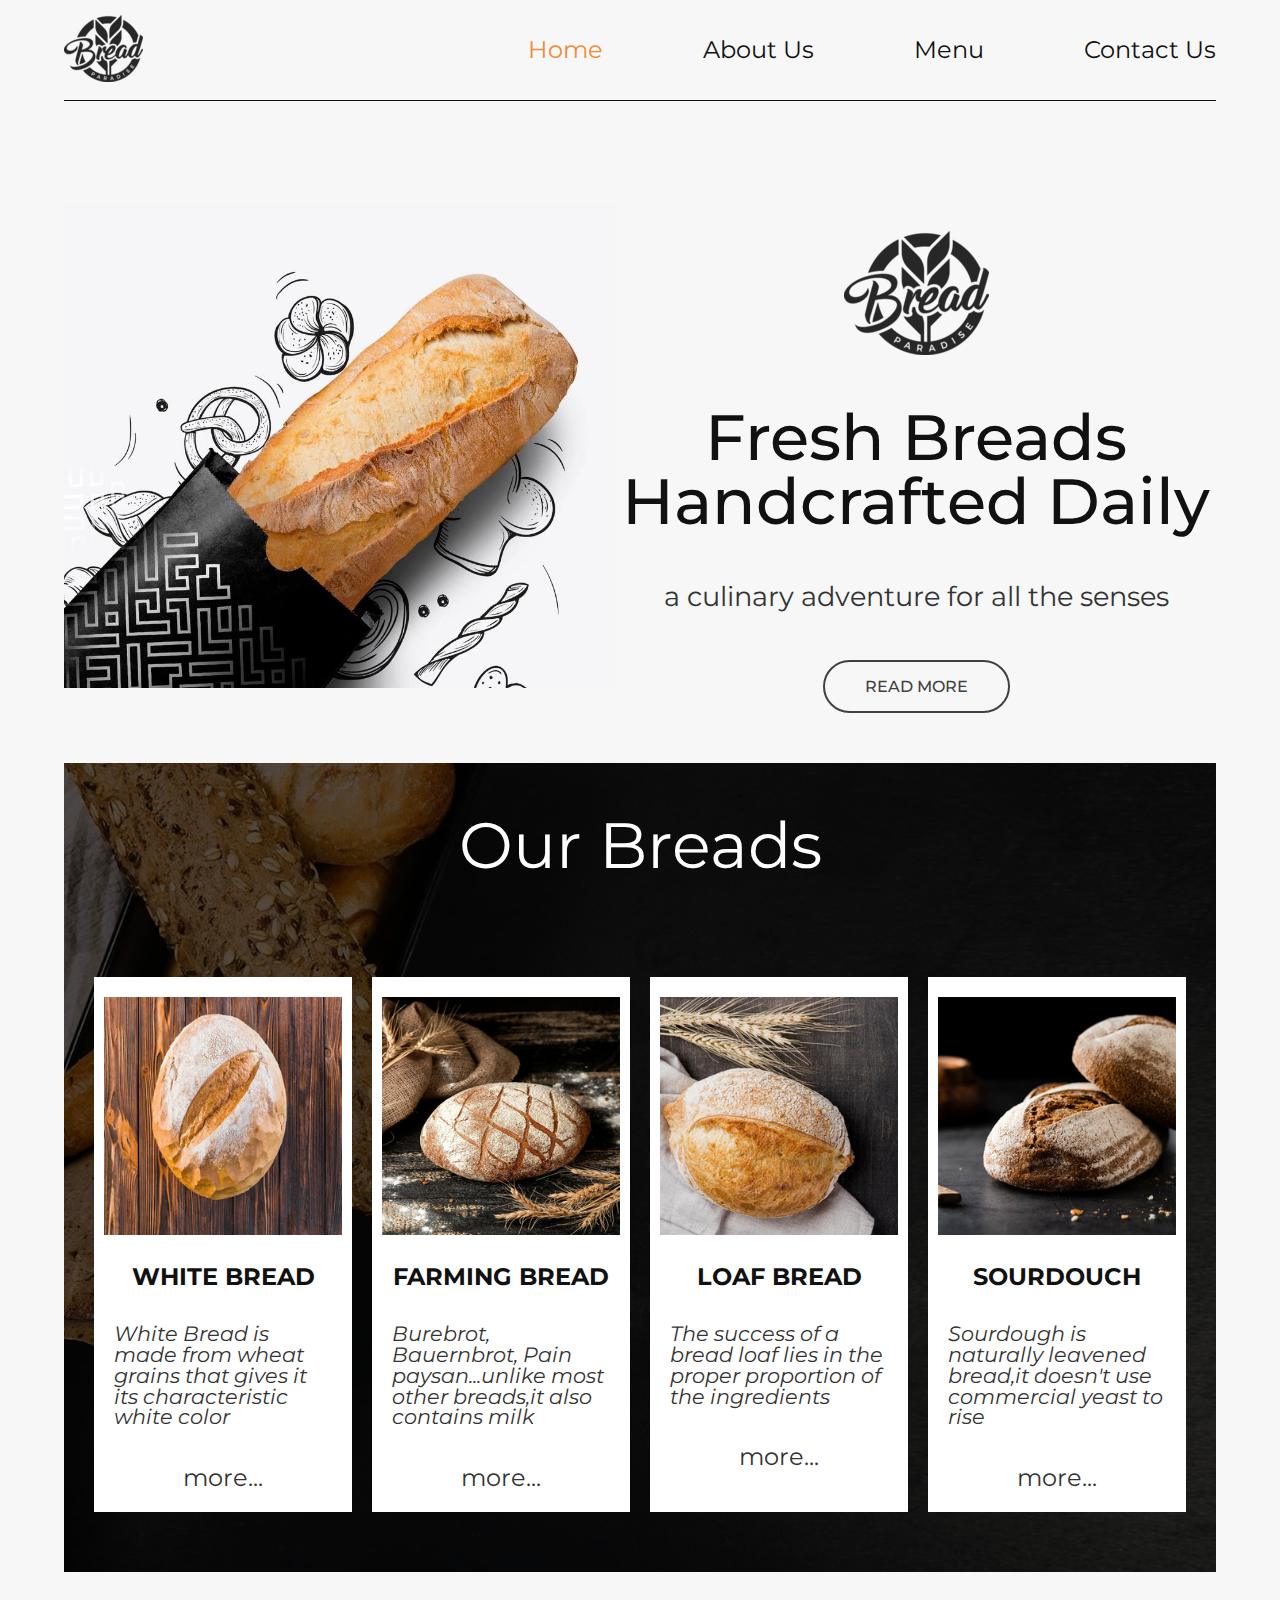
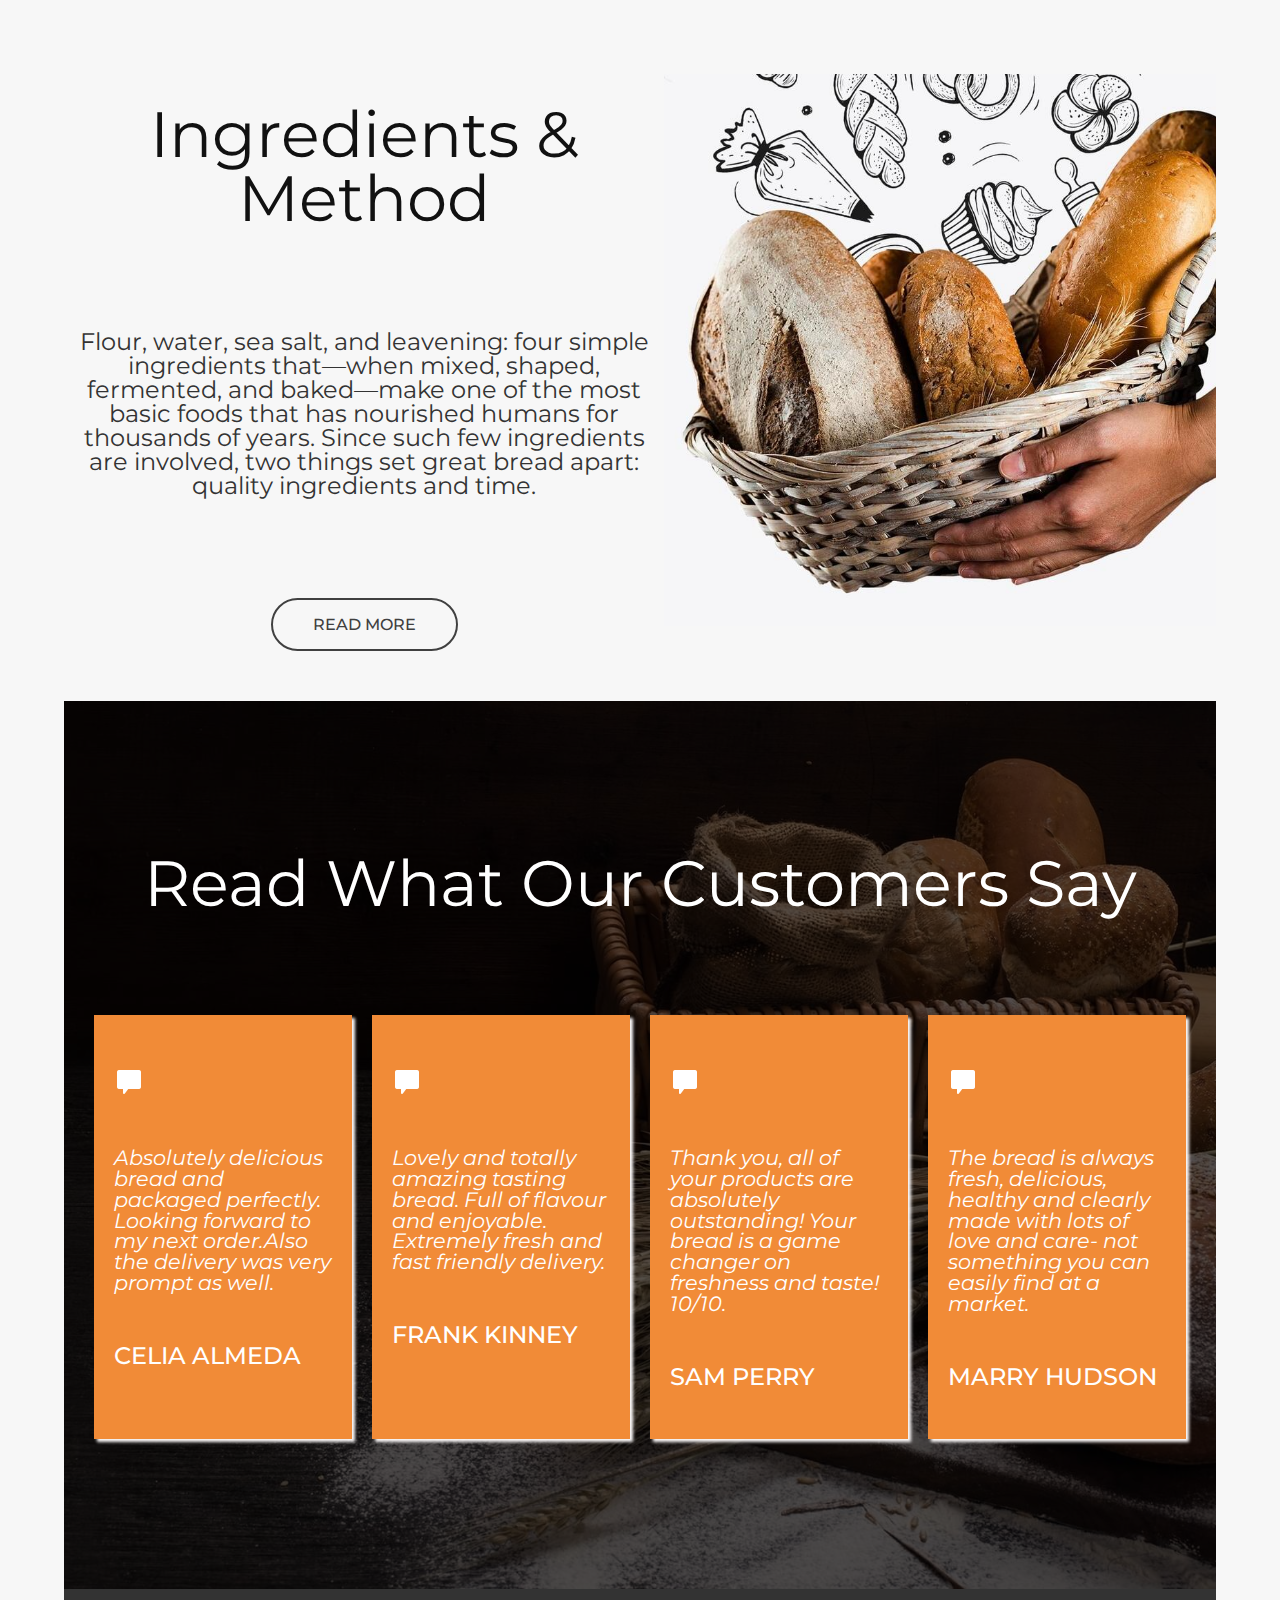
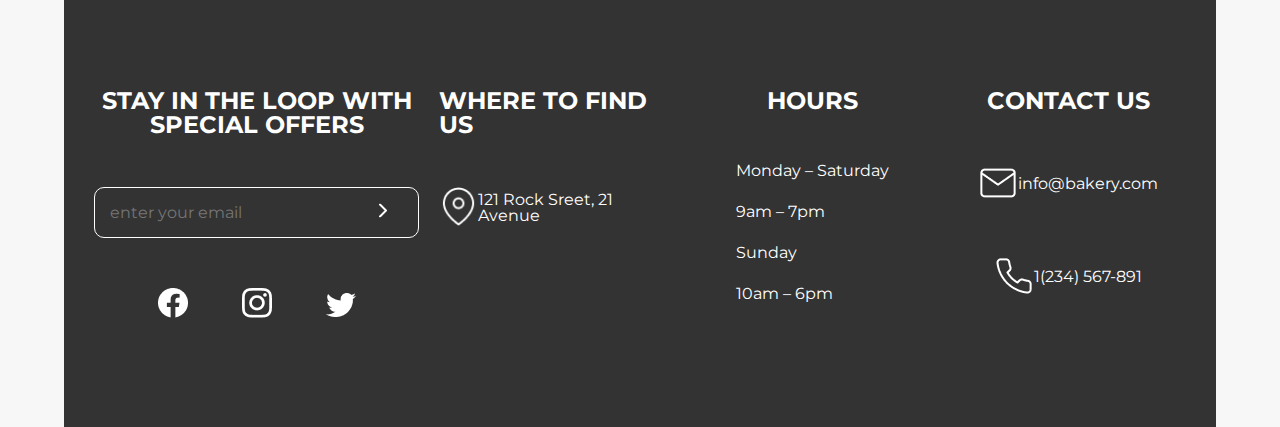
<file: index.html>
<!DOCTYPE html>
<html lang="en">
<head>
    <meta charset="UTF-8">
    <meta http-equiv="X-UA-Compatible" content="IE=edge">
    <meta name="viewport" content="width=device-width, initial-scale=1.0">
    <link rel="stylesheet" href="assets/css/reset.css">
    <link rel="stylesheet" href="assets/css/style.css">
    <link rel="stylesheet" href="assets/css/responsive.css">
    <title>home</title>
</head>
<body class="container">
    <header>
        <nav class="nav-bar">
            <a href="index.html">
                <img src="assets/imgs/logos&icons/logo.png" alt="company logo">
            </a>
            <ul class="nav-menu">
                <li class="nav-item">
                    <a class="nav-link title-active" href="index.html">home</a>
                </li>
                <li class="nav-item">
                    <a class="nav-link" href="assets/pages/about.html">about us</a>
                </li>
                <li class="nav-item">
                    <a class="nav-link" href="#">menu</a>
                </li>
                <li class="nav-item">
                    <a class="nav-link" href="assets/pages/contact.html">contact us</a>
                </li>
            </ul>
            <div class="burger">
                <span class="bar"></span>
                <span class="bar"></span>
                <span class="bar"></span>
            </div>
        </nav>
    </header>
    <main>
        <section>
            <div class="wrapper-card flex">
                <div>
                    <img src="assets/imgs/product/product.jpg" alt="bread picture">
                </div>
                <div class="core-values flex-column">
                    <img src="assets/imgs/logos&icons/logo img.png" alt="company logo">
                    <h1 class="center">Fresh breads handcrafted daily</h1>
                    <p>a culinary adventure for all the senses</p>
                    <a href="#">
                        <button class="section-button">read more</button>
                    </a>
                </div>
            </div>
        </section>
        <section class="our-breads">
            <h2 class="center">our breads</h2>
            <div class="grid">
                <div class="product-box-wrapper flex-column">
                    <img src="assets/imgs/product/our breads/white bread.jpg" alt="white bread">
                    <h4>white bread</h4>
                    <p>
                        White Bread is made from wheat grains that gives it its characteristic white color
                    </p>
                    <a href="#">
                        <button>more...</button>
                    </a>
                </div>
                <div class="product-box-wrapper flex-column">
                    <img src="assets/imgs/product/our breads/farming bread.jpg" alt="farming bread">
                    <h4>farming bread</h4>
                    <p>
                        Burebrot, Bauernbrot, Pain paysan...unlike most other breads,it also contains milk
                    </p>
                    <a href="#">
                        <button>more...</button>
                    </a>
                </div>
                <div class="product-box-wrapper flex-column">
                    <img class="img-responsive" src="assets/imgs/product/our breads/loaf bread.jpg" alt="loaf bread">
                    <h4>loaf bread</h4>
                    <p>
                        The success of a bread loaf lies in the proper proportion of the ingredients
                    </p>
                    <a href="#">
                        <button>more...</button>
                    </a>
                </div>
                <div class="product-box-wrapper flex-column">
                    <img class="img-responsive" src="assets/imgs/product/our breads/sourdouch.jpg" alt="sourdouch bread">
                    <h4>sourdouch</h4>
                    <p>
                        Sourdough is naturally leavened bread,it doesn't use commercial yeast to rise
                    </p>
                    <a href="#">
                        <button>more...</button>
                    </a>
                </div>
            </div>
        </section>
        <section class="methods">
            <div class="wrapper-card flex">
                <div class="ingredients flex-column">
                    <h2 class="center">Ingredients & Method</h2>
                    <p class="center">
                        Flour, water, sea salt, and leavening: four simple ingredients
                        that—when mixed, shaped, fermented, and baked—make one of the 
                        most basic foods that has nourished humans for thousands of years. 
                        Since such few ingredients are involved, two things set great bread 
                        apart: quality ingredients and time.
                    </p>
                    <a href="#">
                        <button class="section-button">read more</button>
                    </a>
                </div>
                <div>
                    <img class="img-responsive" src="assets/imgs/product/bread basket.jpg" alt="bread basket picture">
                </div>
            </div>
        </section>
        <section class="customers-feedback">
            <h2 class="center">Read what our customers say</h2>
            <div class="grid">
                <div class="feedback">
                    <img src="assets/imgs/logos&icons/comment.png" alt="comment icon">
                    <p>
                        Absolutely delicious bread and packaged perfectly. 
                        Looking forward to my next order.Also the delivery 
                        was very prompt as well. 
                    </p>
                    <h5>CELIA ALMEDA</h5>
                </div>
                <div class="feedback">
                    <img src="assets/imgs/logos&icons/comment.png" alt="comment icon">
                    <p>
                        Lovely and totally amazing tasting bread. 
                        Full of flavour and enjoyable. Extremely fresh 
                        and fast friendly delivery.
                    </p>
                    <h5>FRANK KINNEY</h5>
                </div>
                <div class="feedback">
                    <img src="assets/imgs/logos&icons/comment.png" alt="comment icon">
                    <p>
                        Thank you, all of your products are absolutely 
                        outstanding! Your bread is a game changer on 
                        freshness and taste! 10/10.
                    </p>
                    <h5>SAM PERRY</h5>
                </div>
                <div class="feedback">
                    <img src="assets/imgs/logos&icons/comment.png" alt="comment icon">
                    <p>
                        The bread is always fresh, delicious, 
                        healthy and clearly made with lots of love 
                        and care- not something you can easily find at a market.
                    </p>
                    <h5>MARRY HUDSON</h5>
                </div>
            </div>
        </section>
    </main>
    <footer>
        <div class="footer-themes grid">
            <div class="footer-item flex-column">
                <h4 class="center">Stay in the loop with special offers</h4>
                <form>
                    <input type="email" placeholder="enter your email">
                    <button type="submit">
                        <svg width="8" height="14" viewBox="0 0 8 14" fill="none" xmlns="http://www.w3.org/2000/svg">
                        <path d="M1 13L7 7L1 1" stroke="white" stroke-width="2" stroke-linecap="round" stroke-linejoin="round"/>
                        </svg>
                    </button>
                </form>
                <div class="social-icons">
                    <a href="#">
                        <img src="assets/imgs/logos&icons/facebook 2.png" alt="facebook icon">
                    </a>
                    <a class="instagram" href="#">
                        <img src="assets/imgs/logos&icons/instagram 2.png" alt="instagram icon">
                    </a>
                    <a href="#">
                        <img src="assets/imgs/logos&icons/twitter 2.png" alt="twitter icon">
                    </a>
                </div>
            </div>
            <div class=" footer-item flex-column">
                <h4>where to find us</h4>
                <div class="flex">
                    <a href="#">
                        <img src="assets/imgs/logos&icons/map-pin.png" alt="pin icon">
                    </a>
                    <span>121 Rock Sreet, 21 Avenue</span>
                </div>
            </div>
            <div class="footer-item flex-column">
               <h4>hours</h4>
               <ul>
                <li>
                    <span>Monday – Saturday</span>
                </li>
                <li>
                    <span>9am – 7pm</span>
                </li>
                <li>
                    <span>Sunday</span>
                </li>
                <li>
                    <span>10am – 6pm</span>
                </li>
               </ul>
            </div>
            <div class="footer-item flex-column">
                <h4>contact us</h4>
                <div class="flex">
                    <a href="#">
                        <img src="assets/imgs/logos&icons/mail.png" alt="maile icon">
                    </a>
                    <a href="#">
                        <span>info@bakery.com</span>
                    </a>
                </div>
                <div class="flex">
                    <a href="#">
                        <img src="assets/imgs/logos&icons/phone.png" alt="phone icone">
                    </a>
                    <a href="#">
                        <span>1(234) 567-891</span>
                    </a>
                </div>
            </div>
        </div>
    </footer>
    <script src="assets/js/app.js"></script>
</body>
</html>
</file>
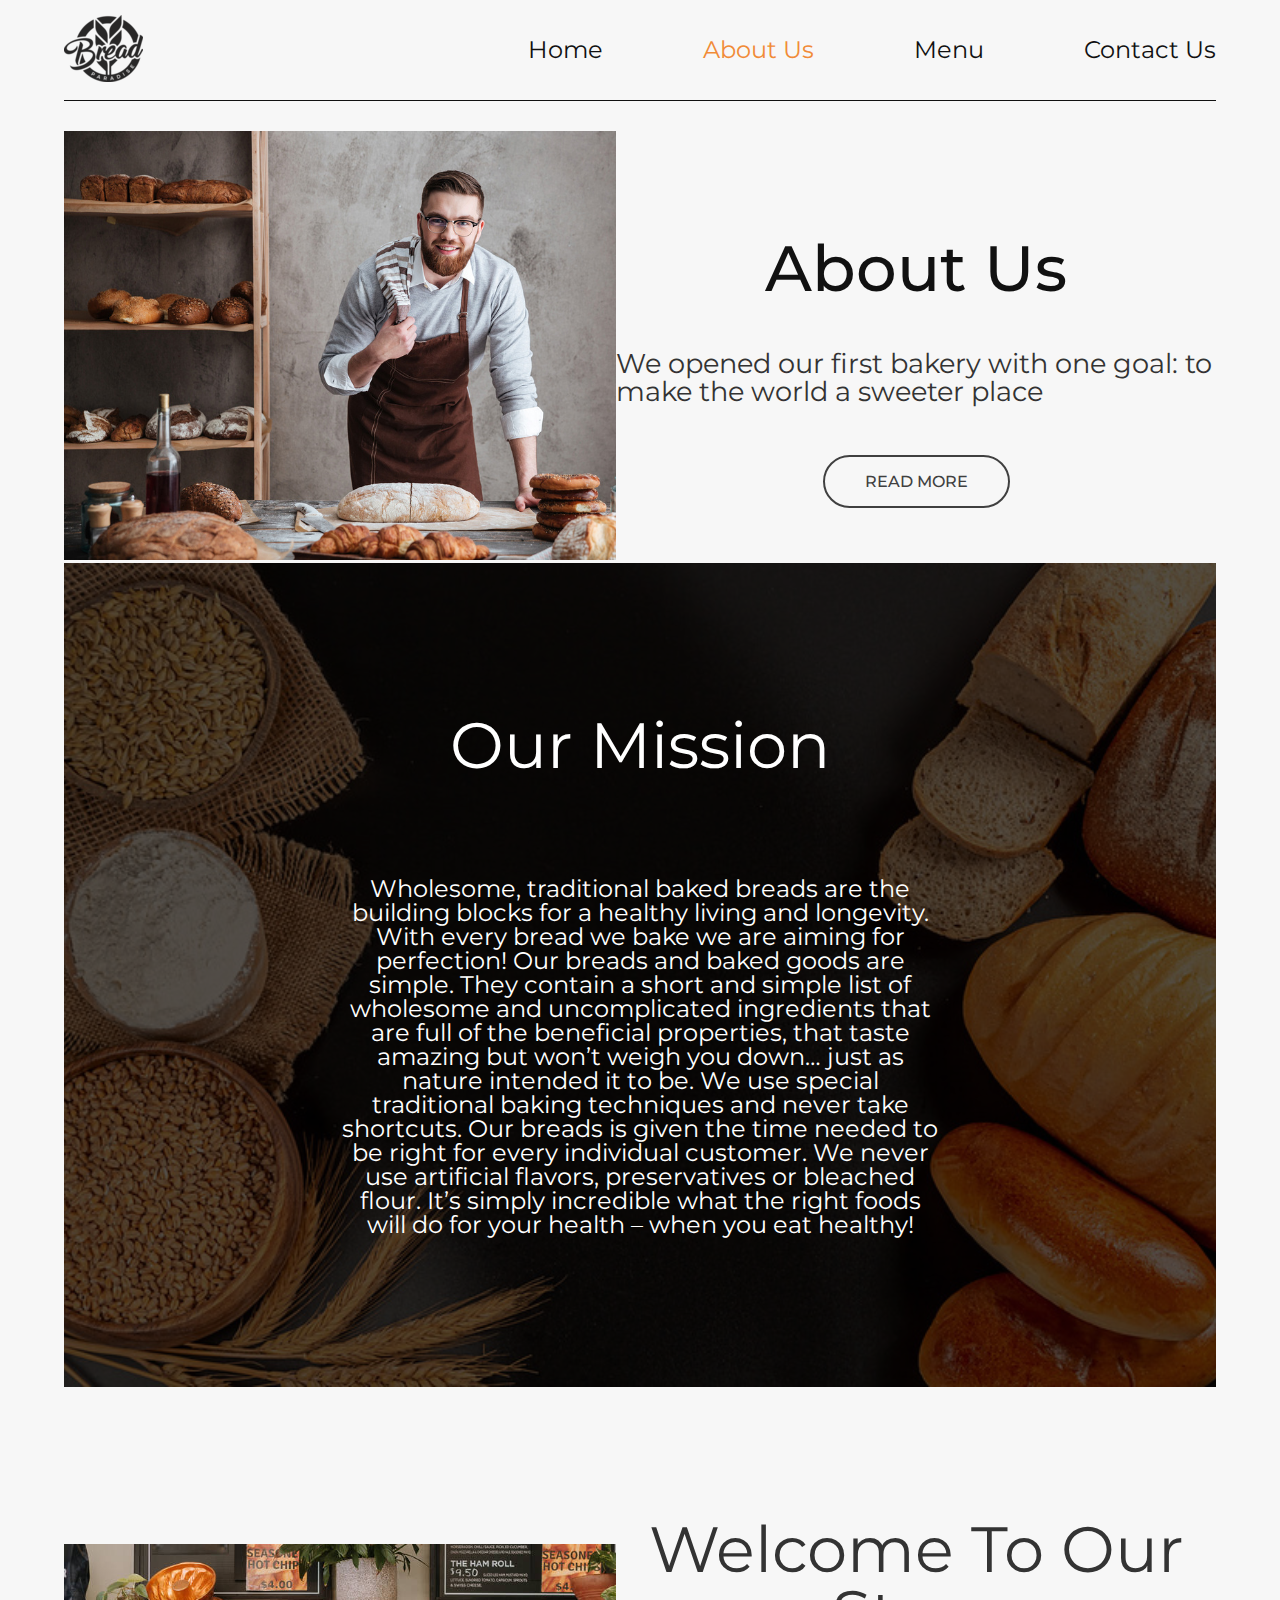
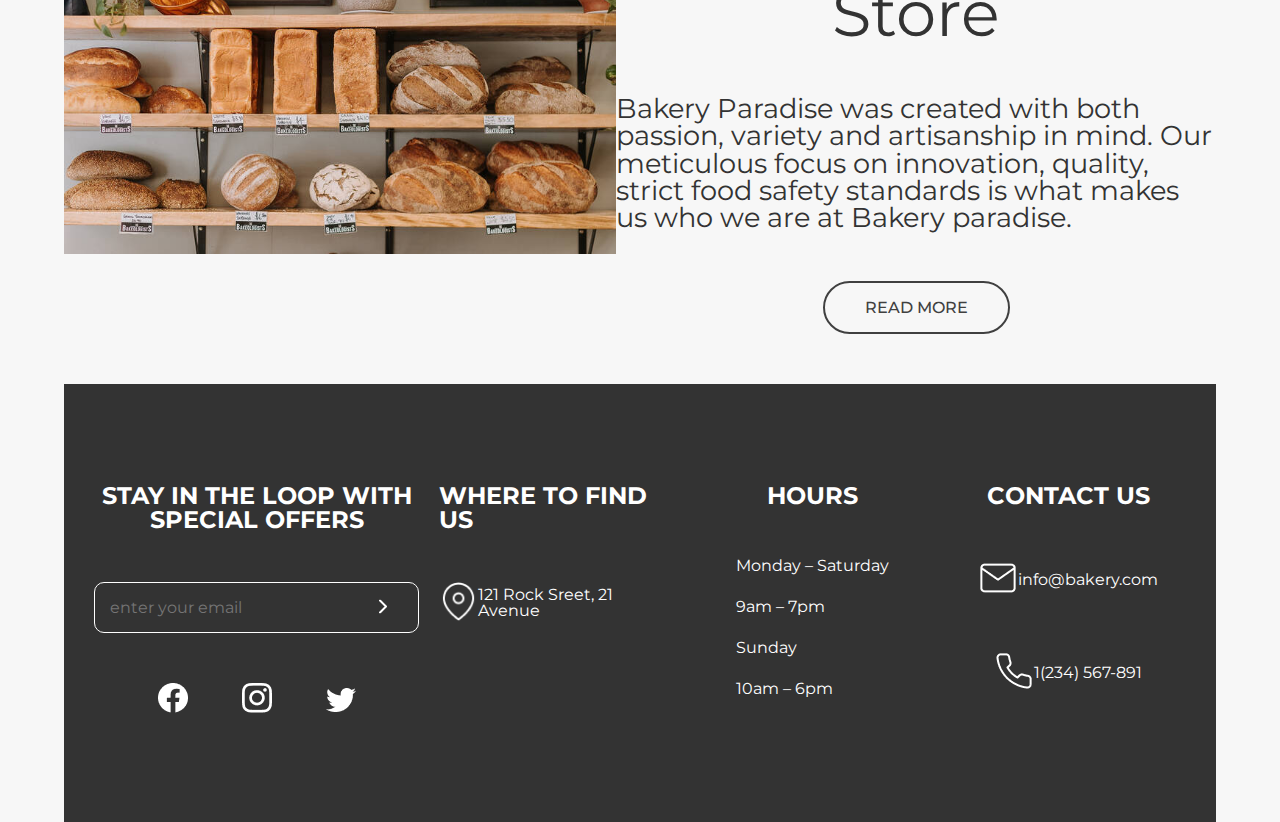
<file: assets/pages/about.html>
<!DOCTYPE html>
<html lang="en">
<head>
    <meta charset="UTF-8">
    <meta http-equiv="X-UA-Compatible" content="IE=edge">
    <meta name="viewport" content="width=device-width, initial-scale=1.0">
    <link rel="stylesheet" href="../css/reset.css">
    <link rel="stylesheet" href="../css/style.css">
    <link rel="stylesheet" href="../css/responsive.css">
    <title>about us</title>
</head>
<body class="container">
    <header>
        <nav class="nav-bar">
            <a href="../../index.html">
                <img src="../imgs/logos&icons/logo.png" alt="company logo">
            </a>
            <ul class="nav-menu">
                <li class="nav-item">
                    <a class="nav-link" href="../../index.html">home</a>
                </li>
                <li class="nav-item">
                    <a class="nav-link title-active" href="about.html">about us</a>
                </li>
                <li class="nav-item">
                    <a class="nav-link" href="#">menu</a>
                </li>
                <li class="nav-item">
                    <a class="nav-link" href="contact.html">contact us</a>
                </li>
            </ul>
            <div class="burger">
                <span class="bar"></span>
                <span class="bar"></span>
                <span class="bar"></span>
            </div>
        </nav>
    </header>
    <main>
        <section>
            <div class="wrapper-card flex">
                <div>
                    <img src="../imgs/about/store.jpg" alt="store picture">
                </div>
                <div class="core-values flex-column">
                    <h1 class="center">about us</h1>
                    <p>
                        We opened our first bakery with one goal: to make the world a sweeter place
                    </p>
                    <a href="#mission">
                        <button class="section-button">read more</button>
                    </a>
                </div>
            </div>
        </section>
        <section class="mission" id="mission">
            <div class="company-values">
                <div class="text center">
                     <h2 class="center">our mission</h2>
                  <p class="center">
                    Wholesome, traditional baked breads are the building 
                    blocks for a healthy living and longevity. With every 
                    bread we bake we are aiming for perfection! Our breads 
                    and baked goods are simple. They contain a short and 
                    simple list of wholesome and uncomplicated ingredients 
                    that are full of the beneficial properties, that taste 
                    amazing but won’t weigh you down… just as nature intended 
                    it to be. We use special traditional baking techniques and 
                    never take shortcuts. Our breads is given the time needed 
                    to be right for every individual customer. We never use 
                    artificial flavors, preservatives or bleached flour. 
                    It’s simply incredible what the right foods will do for 
                    your health – when you eat healthy!
                  </p>
                </div>
            </div>
        </section>
        <section>
            <div class="wrapper-card store flex">
                <div>
                    <img src="../imgs/about/image.jpg" alt="store picture">
                </div>
                <div class="core-values flex-column">
                    <h2 class="center">Welcome to our store</h2>
                    <p>
                        Bakery Paradise was created with both passion, 
                        variety and artisanship in mind. Our meticulous 
                        focus on innovation, quality, strict food safety 
                        standards is what makes us who we are at Bakery paradise.
                    </p>
                    <a href="#mission">
                        <button class="section-button">read more</button>
                    </a>
                </div>
            </div>
        </section>
        <footer>
            <div class="footer-themes grid">
                <div class="footer-item flex-column">
                    <h4 class="center">Stay in the loop with special offers</h4>
                    <form>
                        <input type="email" placeholder="enter your email">
                        <button type="submit">
                            <svg width="8" height="14" viewBox="0 0 8 14" fill="none" xmlns="http://www.w3.org/2000/svg">
                            <path d="M1 13L7 7L1 1" stroke="white" stroke-width="2" stroke-linecap="round" stroke-linejoin="round"/>
                            </svg>
                        </button>
                    </form>
                    <div class="social-icons">
                        <a href="#">
                            <img src="../imgs/logos&icons/facebook 2.png" alt="facebook icon">
                        </a>
                        <a class="instagram" href="#">
                            <img src="../imgs/logos&icons/instagram 2.png" alt="instagram icon">
                        </a>
                        <a href="#">
                            <img src="../imgs/logos&icons/twitter 2.png" alt="twitter icon">
                        </a>
                    </div>
                </div>
                <div class=" footer-item flex-column">
                    <h4>where to find us</h4>
                    <div class="flex">
                        <a href="#">
                            <img src="../imgs/logos&icons/map-pin.png" alt="pin icon">
                        </a>
                        <span>121 Rock Sreet, 21 Avenue</span>
                    </div>
                </div>
                <div class="footer-item flex-column">
                   <h4>hours</h4>
                   <ul>
                    <li>
                        <span>Monday – Saturday</span>
                    </li>
                    <li>
                        <span>9am – 7pm</span>
                    </li>
                    <li>
                        <span>Sunday</span>
                    </li>
                    <li>
                        <span>10am – 6pm</span>
                    </li>
                   </ul>
                </div>
                <div class="footer-item flex-column">
                    <h4>contact us</h4>
                    <div class="flex">
                        <a href="#">
                            <img src="../imgs/logos&icons/mail.png" alt="maile icon">
                        </a>
                        <a href="#">
                            <span>info@bakery.com</span>
                        </a>
                    </div>
                    <div class="flex">
                        <a href="#">
                            <img src="../imgs/logos&icons/phone.png" alt="phone icone">
                        </a>
                        <a href="#">
                            <span>1(234) 567-891</span>
                        </a>
                    </div>
                </div>
            </div>
        </footer>
    </main>
    <script src="../js/app.js"></script>
</body>
</html>
</file>
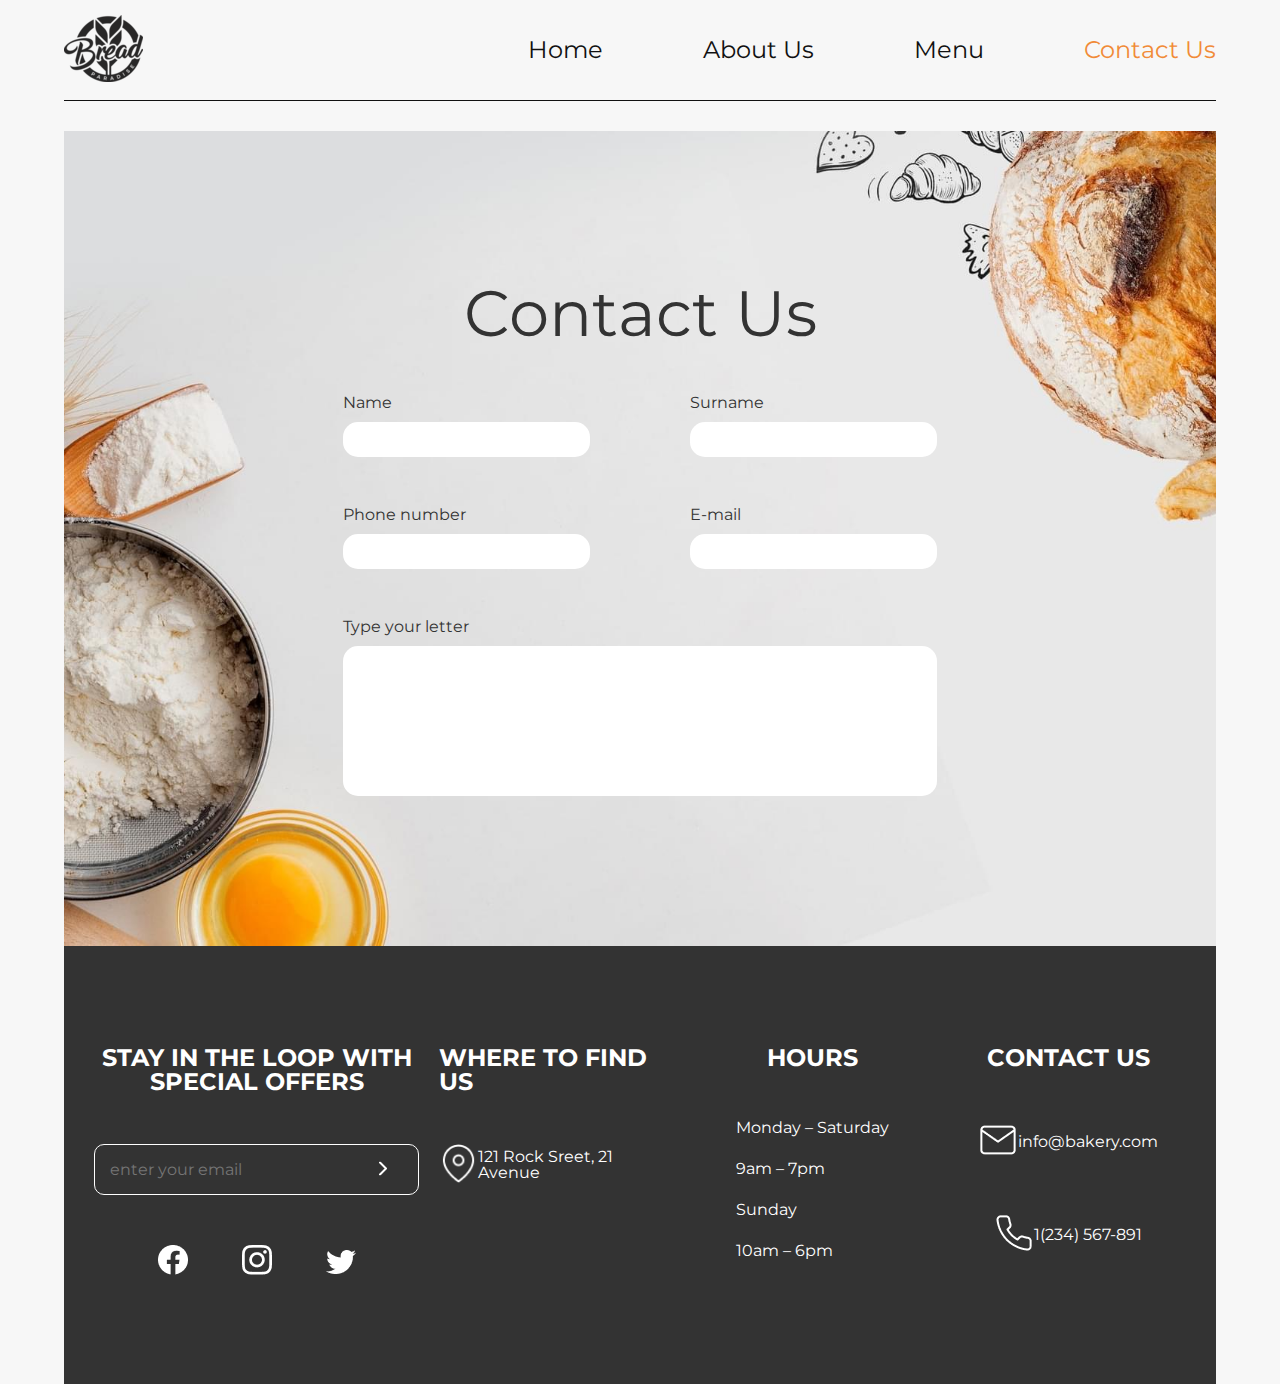
<file: assets/pages/contact.html>
<!DOCTYPE html>
<html lang="en">
<head>
    <meta charset="UTF-8">
    <meta http-equiv="X-UA-Compatible" content="IE=edge">
    <meta name="viewport" content="width=device-width, initial-scale=1.0">
    <link rel="stylesheet" href="../css/reset.css">
    <link rel="stylesheet" href="../css/style.css">
    <link rel="stylesheet" href="../css/responsive.css">
    <title>contact us</title>
</head>
<body class="container">
    <header>
        <nav class="nav-bar">
            <a href="../../index.html">
                <img src="../imgs/logos&icons/logo.png" alt="company logo">
            </a>
            <ul class="nav-menu">
                <li class="nav-item">
                    <a class="nav-link" href="../../index.html">home</a>
                </li>
                <li class="nav-item">
                    <a class="nav-link" href="about.html">about us</a>
                </li>
                <li class="nav-item">
                    <a class="nav-link" href="#">menu</a>
                </li>
                <li class="nav-item">
                    <a class="nav-link title-active" href="contact.html">contact us</a>
                </li>
            </ul>
            <div class="burger">
                <span class="bar"></span>
                <span class="bar"></span>
                <span class="bar"></span>
            </div>
        </nav>
    </header>
    <main>
        <section class="contact">
            <div class="mail flex-column">
                <h2 class="center">contact us</h2>
                <div>
                    <form class="form-wrapper">
                        <div>
                            <label for="name">Name</label>
                            <input type="text" name="name">
                        </div>
                        <div>
                            <label for="last-name">Surname</label>
                            <input type="text" name="last-name">
                        </div>
                        <div>
                            <label for="number">Phone number</label>
                            <input type="text" name="number" >
                        </div>
                        <div>
                            <label for="email" >E-mail</label>
                            <input type="text" name="email" >
                        </div>
                        <div class="textarea">
                            <label for="type letter">Type your letter</label>
                            <textarea></textarea>
                        </div>
                    </form>
                </div>
            </div>
        </section>
    </main>
    <footer>
        <div class="footer-themes grid">
            <div class="footer-item flex-column">
                <h4 class="center">Stay in the loop with special offers</h4>
                <form>
                    <input type="email" placeholder="enter your email">
                    <button type="submit">
                        <svg width="8" height="14" viewBox="0 0 8 14" fill="none" xmlns="http://www.w3.org/2000/svg">
                        <path d="M1 13L7 7L1 1" stroke="white" stroke-width="2" stroke-linecap="round" stroke-linejoin="round"/>
                        </svg>
                    </button>
                </form>
                <div class="social-icons">
                    <a href="#">
                        <img src="../imgs/logos&icons/facebook 2.png" alt="facebook icon">
                    </a>
                    <a class="instagram" href="#">
                        <img src="../imgs/logos&icons/instagram 2.png" alt="instagram icon">
                    </a>
                    <a href="#">
                        <img src="../imgs/logos&icons/twitter 2.png" alt="twitter icon">
                    </a>
                </div>
            </div>
            <div class=" footer-item flex-column">
                <h4>where to find us</h4>
                <div class="flex">
                    <a href="#">
                        <img src="../imgs/logos&icons/map-pin.png" alt="pin icon">
                    </a>
                    <span>121 Rock Sreet, 21 Avenue</span>
                </div>
            </div>
            <div class="footer-item flex-column">
               <h4>hours</h4>
               <ul>
                <li>
                    <span>Monday – Saturday</span>
                </li>
                <li>
                    <span>9am – 7pm</span>
                </li>
                <li>
                    <span>Sunday</span>
                </li>
                <li>
                    <span>10am – 6pm</span>
                </li>
               </ul>
            </div>
            <div class="footer-item flex-column">
                <h4>contact us</h4>
                <div class="flex">
                    <a href="#">
                        <img src="../imgs/logos&icons/mail.png" alt="maile icon">
                    </a>
                    <a href="#">
                        <span>info@bakery.com</span>
                    </a>
                </div>
                <div class="flex">
                    <a href="#">
                        <img src="../imgs/logos&icons/phone.png" alt="phone icone">
                    </a>
                    <a href="#">
                        <span>1(234) 567-891</span>
                    </a>
                </div>
            </div>
        </div>
    </footer>
    <script src="../js/app.js"></script>
</body>
</html>
</file>
<file: assets/css/style.css>
@font-face {
    font-family:'montserrat-400' ;
    src: url(../fonts/Montserrat-Regular.ttf);
}
@font-face {
    font-family: 'montserrat-500';
    src: url(../fonts/Montserrat-Medium.ttf);
}
@font-face {
    font-family:'montserrat-700';
    src: url(../fonts/Montserrat-Bold.ttf);
}
@font-face {
    font-family:'Montserrat-Italic.ttf' ;
    src: url(../fonts/Montserrat-Italic.ttf);
}

:root {

    --title-color:#111111;
    --text-color: #333333;
    --footer-color:#333333;
    --button-color:#404040;
    --border-radius:50px;
}
.container {
    max-width: 1440px;
    width: 90%;
    margin: 0 auto;
} 
.flex {
    display: flex;
    align-items: center;
    justify-content: space-between;
   
}
.flex-space {
    display: flex;
    align-items: center;
    justify-content: space-around;
}
.flex-column {
    display: flex;
    flex-direction: column;
    align-items: center;
}
.grid {
    margin: 0 30px;
    display: grid;
    grid-template-columns: repeat(4, 1fr);
    justify-items: center;
    gap:20px;
}
.center {
    text-align: center;
}
.title-active {
    color: #f18b37;
}
.section-button {
    padding: 15px 40px;
    border: 2px solid var(--button-color);
    border-radius:var(--border-radius);
    text-transform: uppercase;
    color:var(--button-color);
    font-size:1rem;
    font-family:'montserrat-500';
    cursor: pointer;
}
.section-button:hover {
    transform: scale(1.1);
    transition:.5s ease-in-out;
    background-color:var(--button-color);
    color: white;
}
body {
    background-color: #F7F7F7;
}
img {
    max-width: 100%;
}
/*header*/
header {
    padding: 15px 0;
    border-bottom: 1px solid #111111;
}
header nav {
    display: flex;
    align-items: center;
    justify-content: space-between;
}
header nav ul {
    display: flex;
    align-items: center;
    gap: 100px;
}
header nav ul li a {
    text-transform:capitalize;
    font-size:1.5rem;
    font-family:'montserrat-400';
    color: var(--title-color);
}
header nav ul li a:hover {
    color: #f18b37;
}
.burger {
    display: none;
    cursor: pointer;
}
.bar {
    display: block;
    width: 30px;
    height: 3px;
    margin: 5px auto;
    -webkit-transition: all .3s ease-in-out;
    transition: all .3s ease-in-out;
    background-color: black;
}
.wrapper-card {
    margin-top:30px;
}
.core-values {
    max-width: 600px;
    margin:100px 0 50px;
    gap: 50px;
}
.core-values h1 {
    text-transform: capitalize;
    font-size:4rem;
    font-family:'montserrat-500';
    color:var(--title-color);
}
.core-values p {
    font-size:1.7rem;
    font-family:'montserrat-400';
    color: var(--text-color);
}
.our-breads {
    padding:50px 0px 60px;
    background-image: url(../imgs/product/breads.jpg) ;
    background-color: #53514f;
    background-blend-mode:multiply;
    background-position: center;
    background-size: cover;
}
.our-breads h2 {
    margin-bottom:100px;
    text-transform: capitalize;
    font-size:4rem;
    font-family:'montserrat-400';
    color: #fff;
}
.product-box-wrapper {
    max-width:320px;
    width: 100%;
    gap: 30px;
    padding:20px 10px;
    background-color: #fff;
}
.product-box-wrapper h4 {
    text-transform: uppercase;
    font-size:1.5rem;
    font-family:'montserrat-700';
    color: var(--title-color);
}
.product-box-wrapper p {
    padding: 5px 10px;
    font-size:1.3rem;
    font-family:'Montserrat-Italic.ttf';
    color: var(--text-color);
}
.product-box-wrapper button {
    font-size:1.5rem;
    font-family:'Montserrat-400';
    color: var(--text-color);
    cursor: pointer;
}
.product-box-wrapper button:hover {
    transform: scale(1.2);
    color: #f18b37;
}
.ingredients {
    margin: 100px 0 50px;
    max-width: 600px;
    gap: 100px;
}
.ingredients h2 {
    text-transform: capitalize;
    font-size:4rem;
    font-family:'montserrat-400';
    color:var(--title-color);
}
.ingredients p {
    font-size:1.5rem;
    font-family:'montserrat-400';
    color: var(--text-color);
}
.customers-feedback {
    background-image: url(../imgs/product/88-min.jpg);
    background-color: #53514f;
    background-blend-mode:multiply;
    background-size: cover;
    padding: 150px 0;
}
.customers-feedback h2 {
    margin-bottom: 100px;
    text-transform: capitalize;
    font-size:4rem;
    font-family:'montserrat-400';
    color: #fff;
}
.feedback {
    max-width:300px;
    width: 100%;
    padding: 50px 20px;
    background-color: #f18b37;
    box-shadow: 3px 3px 3px #fdfafa;
}
.feedback p {
    margin: 50px 0;
    font-size:1.3rem;
    font-family:'Montserrat-Italic.ttf';
    color: #fff;
}
.feedback h5 {
    font-size:1.5rem;
    font-family:'Montserrat-500';
    color: #fff;
}
/*footer*/
footer {
    background-color: #333333;
    padding: 100px 0;
}
footer form {
    position: relative;
}
footer form input {
    background-color: #333333;
    border-radius: 10px;
    padding: 15px 90px 15px 15px;
    border: 1px solid #fff;
    color: #fff;
    font-size:1rem;
    font-family:'montserrat-400';
}
footer form button {
    position:absolute;
    right: 10%;
    top: 50%;
    transform: translateY(-50%);
    cursor: pointer;
}
.footer-item {
    gap: 50px;
}
.footer-item h4 {
    text-transform: uppercase;
    font-size:1.5rem;
    font-family:'montserrat-700';
    color: #fff;
}
.footer-item ul li {
    margin-bottom: 25px;
}
.footer-item span {
    font-size:1rem;
    font-family:'montserrat-400';
    color: #fff;
}
.social-icons .instagram {
    margin:0 50px;
}
/*about*/
.company-values {
    background-image: url(../imgs/about/mission.jpg);
    background-color: #53514f;
    background-blend-mode:multiply;
    background-size: cover;
    background-position: center;
    padding: 150px 0;
}
.text {
    max-width: 600px;
    margin:0px auto ;
}
.company-values h2 {
    margin-bottom: 100px;
    text-transform: capitalize;
    font-size:4rem;
    font-family:'montserrat-400';
    color: #fff;
}
.company-values p {
    font-size:1.5rem;
    font-family:'montserrat-400';
    color: #fff ;
}
.store h2,
.mail h2 {
    text-transform: capitalize;
    font-size:4rem;
    font-family:'montserrat-400';
    color: var(--text-color);
}
.contact {
    margin-top: 30px;
    background-image: url(../imgs/contact/contact\ bg.jpg);
    background-size: cover;
    background-position: center;
    padding: 100px 0px;
}
.mail {
    max-width:700px;
    margin: 50px auto;
    gap: 50px;
}
.form-wrapper {
    display: grid;
    grid-template-columns: repeat(2,1fr);
    column-gap: 100px;
    row-gap: 50px;
}
.form-wrapper input {
    border-radius: 15px;
    padding: 10px 60px 10px 10px;
    border: none;
}
.form-wrapper textarea {
    border-radius: 15px;
    padding: 60px 20px;
    border: none;
    resize: none;
}
.textarea {
    grid-column: 1/3;
}
.form-wrapper div {
    display: flex;
    flex-direction: column;
    gap: 11px;
}
label {
    font-size:1rem;
    font-family:'montserrat-400';
    color: var(--text-color);
}
</file>
<file: assets/css/responsive.css>
@media screen and (max-width: 992px) {
    .container {
        width: 768px;
        margin: 0 auto;
    }
    
    header nav ul {
        gap: 30px;
    }
    .wrapper-card {
        flex-direction: column;
        gap: 20px;
        margin-bottom: 30px;
    }
    .grid {
        grid-template-columns: repeat(2, 1fr);
        justify-items: center;
        gap: 100px;
    }
    
}
/*tablets*/
@media (max-width: 768px) {
    .container {
        width: 576px;
        margin: 0 auto;
    }
    
    .burger {
        display: block;
    }
    .burger.active .bar:nth-child(2) {
        opacity: 0;
    }
    .burger.active .bar:nth-child(1) {
        transform: translateY(8px) rotate(45deg);
    }
    .burger.active .bar:nth-child(3) {
        transform: translateY(-8px) rotate(-45deg);
    }
    .nav-menu {
        position: fixed;
        left: -100%;
        top:100px;
        gap: 0;
        flex-direction: column;
        background-color: black;
        width: 100%;
        text-align: center;
        transition: .3s;
    }
    .nav-item {
        margin: 16px 0;
    }
    .nav-link {
        color: white;
    }
    .nav-menu.active {
        left: 0;
    }
    .wrapper-card {
        margin-top: 50px;
        flex-direction: column;
        gap: 20px;
        margin-bottom: 30px;
    }
    .grid {
        grid-template-columns: repeat(1, 1fr);
        justify-items: center;
    }
    .form-wrapper {
        display:flex;
        flex-direction: column;
        gap: 30px;
    }
    
}
/*mobile phones*/
@media screen and (max-width: 576px) {
    .container {
        width:90%;
        margin: 0 auto;
    }
    header .nav-link {
        font-size:1rem;
    }
    .core-values h1,
    .our-breads h2,
    .ingredients h2,
    .customers-feedback h2,
    .mission h2,
    .store h2,
    .mail h2 {
        font-size: 2rem;
    }
    .core-values p,
    .ingredients p,
    .mission p {
        font-size: 1.2rem;
    }
    .section-button {
        padding: 15px 40px;
        font-size: .8rem;
    }
    .product-box-wrapper h4,
    .product-box-wrapper button {
        font-size: 1rem;
    }
    .product-box-wrapper p {
        font-size: .8rem;
    }
    .feedback p {
        font-size: .8rem;
    }
    .feedback h5 {
        font-size: 1rem;
    }
    footer form input {
        font-size:.7rem;
    }
    .footer-item h4 {
        font-size: 1rem;
    }
    .footer-item span {
        font-size:.7rem;
    }
}
</file>
